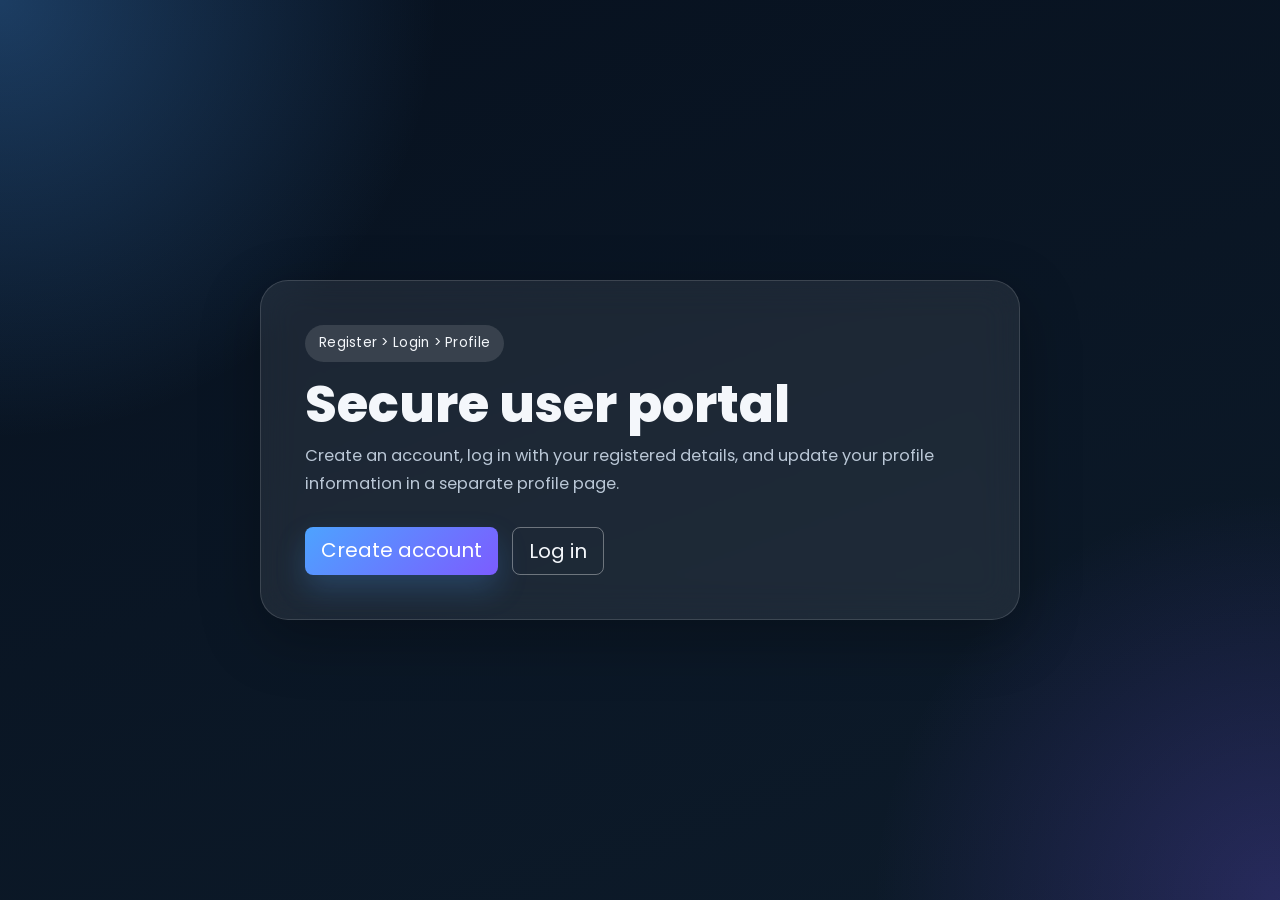
<file: index.html>
<!DOCTYPE html>
<html lang="en">
<head>
  <meta charset="UTF-8">
  <meta name="viewport" content="width=device-width, initial-scale=1.0">
  <title>User Portal</title>
  <link rel="preconnect" href="https://fonts.googleapis.com">
  <link rel="preconnect" href="https://fonts.gstatic.com" crossorigin>
  <link href="https://fonts.googleapis.com/css2?family=Poppins:wght@300;400;500;600;700;800&display=swap" rel="stylesheet">
  <link href="https://cdn.jsdelivr.net/npm/bootstrap@5.3.3/dist/css/bootstrap.min.css" rel="stylesheet">
  <link rel="stylesheet" href="css/style.css">
</head>
<body>
  <main class="app-shell">
    <section class="hero-card">
      <div class="hero-badge">Register > Login > Profile</div>
      <h1>Secure user portal</h1>
      <p class="hero-copy">Create an account, log in with your registered details, and update your profile information in a separate profile page.</p>
      <div class="hero-actions">
        <a class="btn btn-primary btn-lg" href="register.html">Create account</a>
        <a class="btn btn-outline-light btn-lg" href="login.html">Log in</a>
      </div>
    </section>
  </main>

  <script>
    const sessionToken = localStorage.getItem('session_token');
    if (sessionToken) {
      window.location.href = 'profile.html';
    }
  </script>
</body>
</html>
</file>
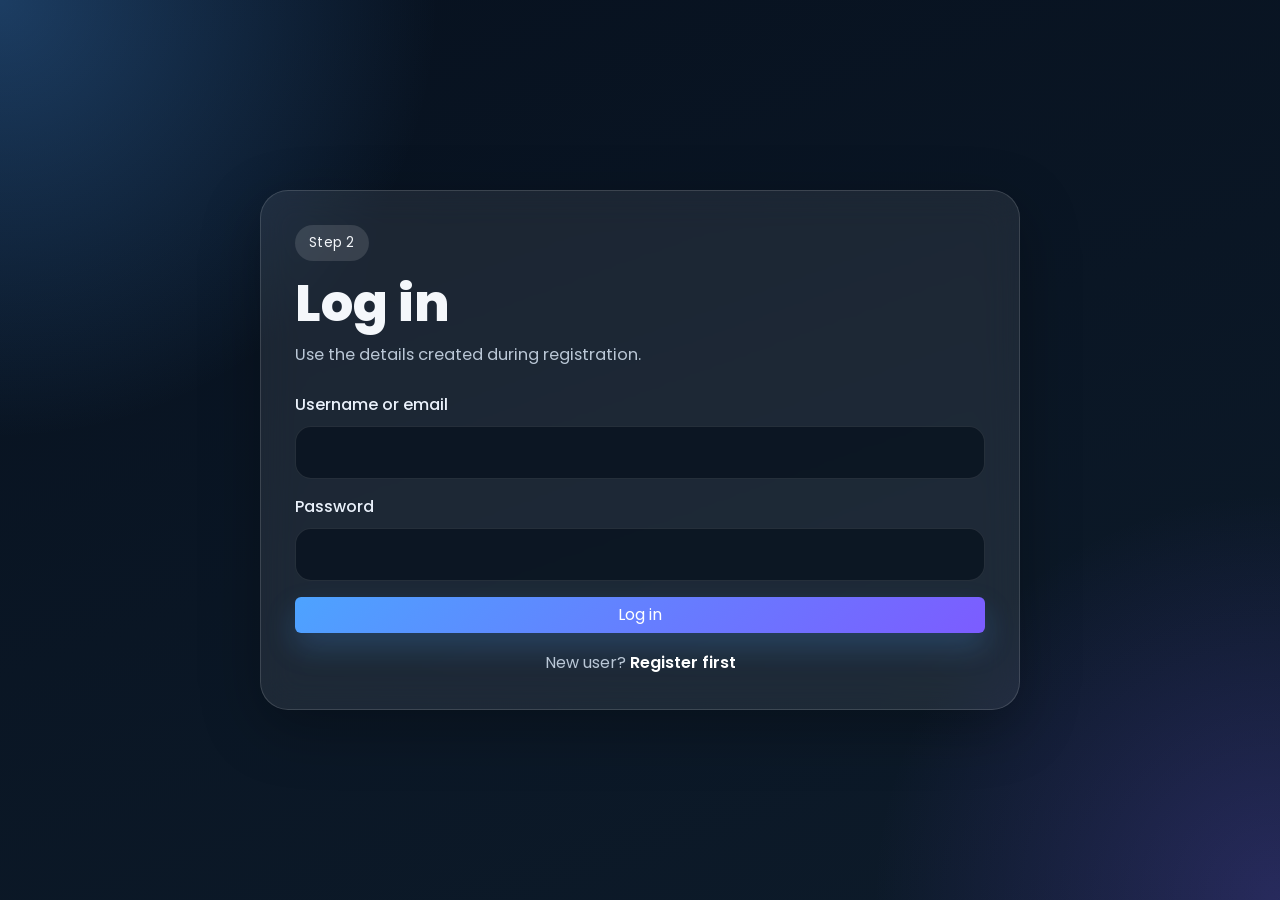
<file: login.html>
<!DOCTYPE html>
<html lang="en">
<head>
  <meta charset="UTF-8">
  <meta name="viewport" content="width=device-width, initial-scale=1.0">
  <title>Login</title>
  <link rel="preconnect" href="https://fonts.googleapis.com">
  <link rel="preconnect" href="https://fonts.gstatic.com" crossorigin>
  <link href="https://fonts.googleapis.com/css2?family=Poppins:wght@300;400;500;600;700;800&display=swap" rel="stylesheet">
  <link href="https://cdn.jsdelivr.net/npm/bootstrap@5.3.3/dist/css/bootstrap.min.css" rel="stylesheet">
  <link rel="stylesheet" href="css/style.css">
</head>
<body>
  <main class="auth-shell">
    <section class="auth-card">
      <div class="auth-head">
        <div class="auth-kicker">Step 2</div>
        <h1>Log in</h1>
        <p>Use the details created during registration.</p>
      </div>

      <div id="loginAlert" class="alert d-none" role="alert"></div>

      <form id="loginForm" class="auth-form" novalidate>
        <div class="mb-3">
          <label class="form-label" for="identifier">Username or email</label>
          <input class="form-control" type="text" id="identifier" name="identifier" required>
        </div>
        <div class="mb-3">
          <label class="form-label" for="loginPassword">Password</label>
          <input class="form-control" type="password" id="loginPassword" name="password" required>
        </div>
        <button class="btn btn-primary w-100" type="submit">Log in</button>
        <p class="auth-footer">New user? <a href="register.html">Register first</a></p>
      </form>
    </section>
  </main>

  <script src="https://code.jquery.com/jquery-3.7.1.min.js"></script>
  <script src="js/login.js"></script>
</body>
</html>
</file>
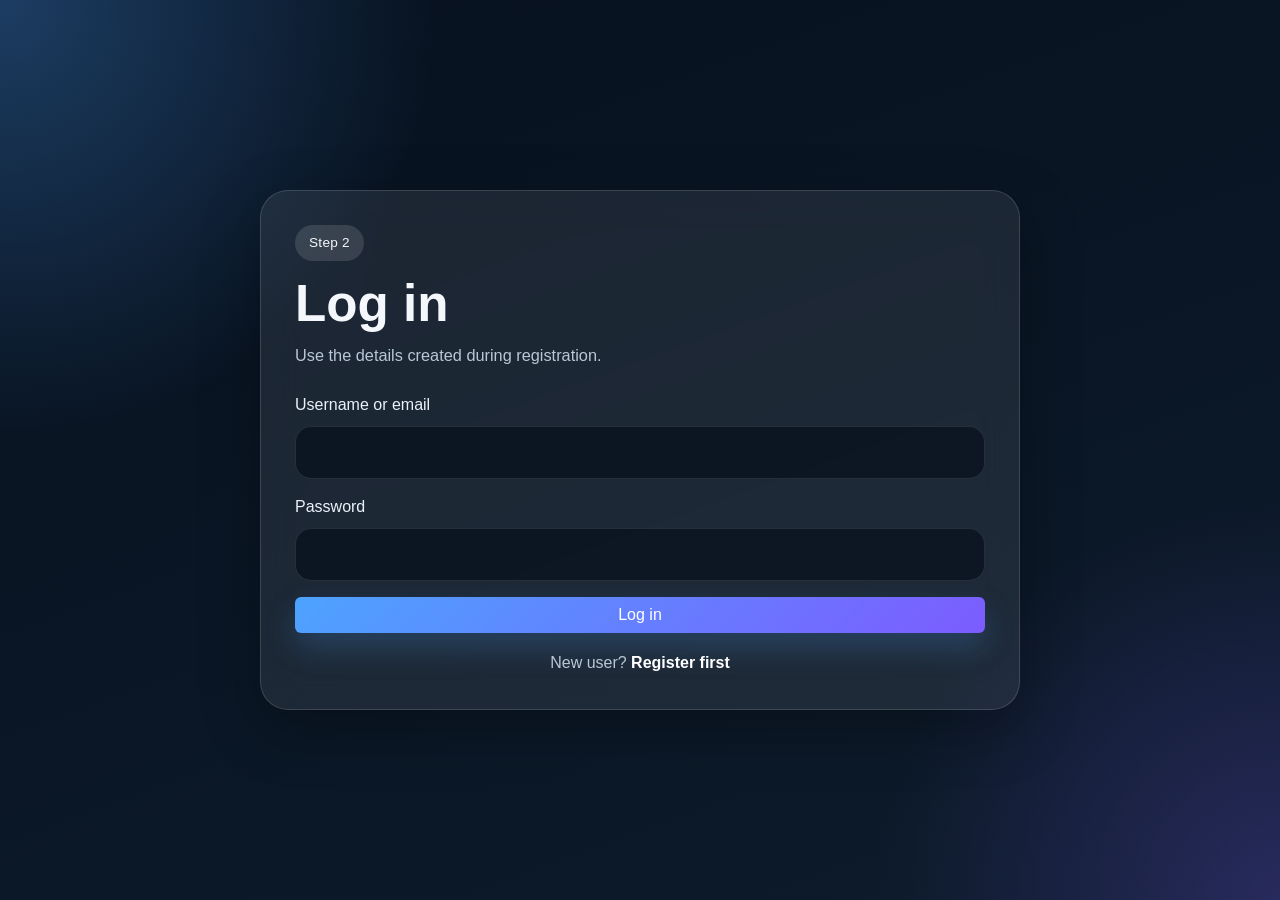
<file: profile.html>
<!DOCTYPE html>
<html lang="en">
<head>
  <meta charset="UTF-8">
  <meta name="viewport" content="width=device-width, initial-scale=1.0">
  <title>Profile</title>
  <link rel="preconnect" href="https://fonts.googleapis.com">
  <link rel="preconnect" href="https://fonts.gstatic.com" crossorigin>
  <link href="https://fonts.googleapis.com/css2?family=Poppins:wght@300;400;500;600;700;800&display=swap" rel="stylesheet">
  <link href="https://cdn.jsdelivr.net/npm/bootstrap@5.3.3/dist/css/bootstrap.min.css" rel="stylesheet">
  <link rel="stylesheet" href="css/style.css">
</head>
<body>
  <main class="profile-shell">
    <section class="profile-card">
      <div class="profile-topbar">
        <div>
          <div class="auth-kicker">Step 3</div>
          <h1>Your profile</h1>
          <p>Edit additional profile details stored in MongoDB.</p>
        </div>
        <button id="logoutBtn" class="btn btn-outline-light">Logout</button>
      </div>

      <div id="profileAlert" class="alert d-none" role="alert"></div>

      <div class="profile-summary">
        <div><span>Full name</span><strong id="summaryName">-</strong></div>
        <div><span>Username</span><strong id="summaryUsername">-</strong></div>
        <div><span>Email</span><strong id="summaryEmail">-</strong></div>
      </div>

      <form id="profileForm" class="auth-form profile-form" novalidate>
        <div class="row g-3">
          <div class="col-md-6">
            <label class="form-label" for="age">Age</label>
            <input class="form-control" type="number" id="age" name="age" min="0">
          </div>
          <div class="col-md-6">
            <label class="form-label" for="dob">Date of birth</label>
            <input class="form-control" type="date" id="dob" name="dob">
          </div>
          <div class="col-md-6">
            <label class="form-label" for="contact">Contact</label>
            <input class="form-control" type="text" id="contact" name="contact">
          </div>
          <div class="col-md-6">
            <label class="form-label" for="city">City</label>
            <input class="form-control" type="text" id="city" name="city">
          </div>
          <div class="col-12">
            <label class="form-label" for="address">Address</label>
            <textarea class="form-control" id="address" name="address" rows="3"></textarea>
          </div>
          <div class="col-12">
            <label class="form-label" for="bio">Bio</label>
            <textarea class="form-control" id="bio" name="bio" rows="4"></textarea>
          </div>
        </div>

        <button class="btn btn-primary w-100 mt-4" type="submit">Save profile</button>
      </form>
    </section>
  </main>

  <script src="https://code.jquery.com/jquery-3.7.1.min.js"></script>
  <script src="js/profile.js"></script>
</body>
</html>
</file>
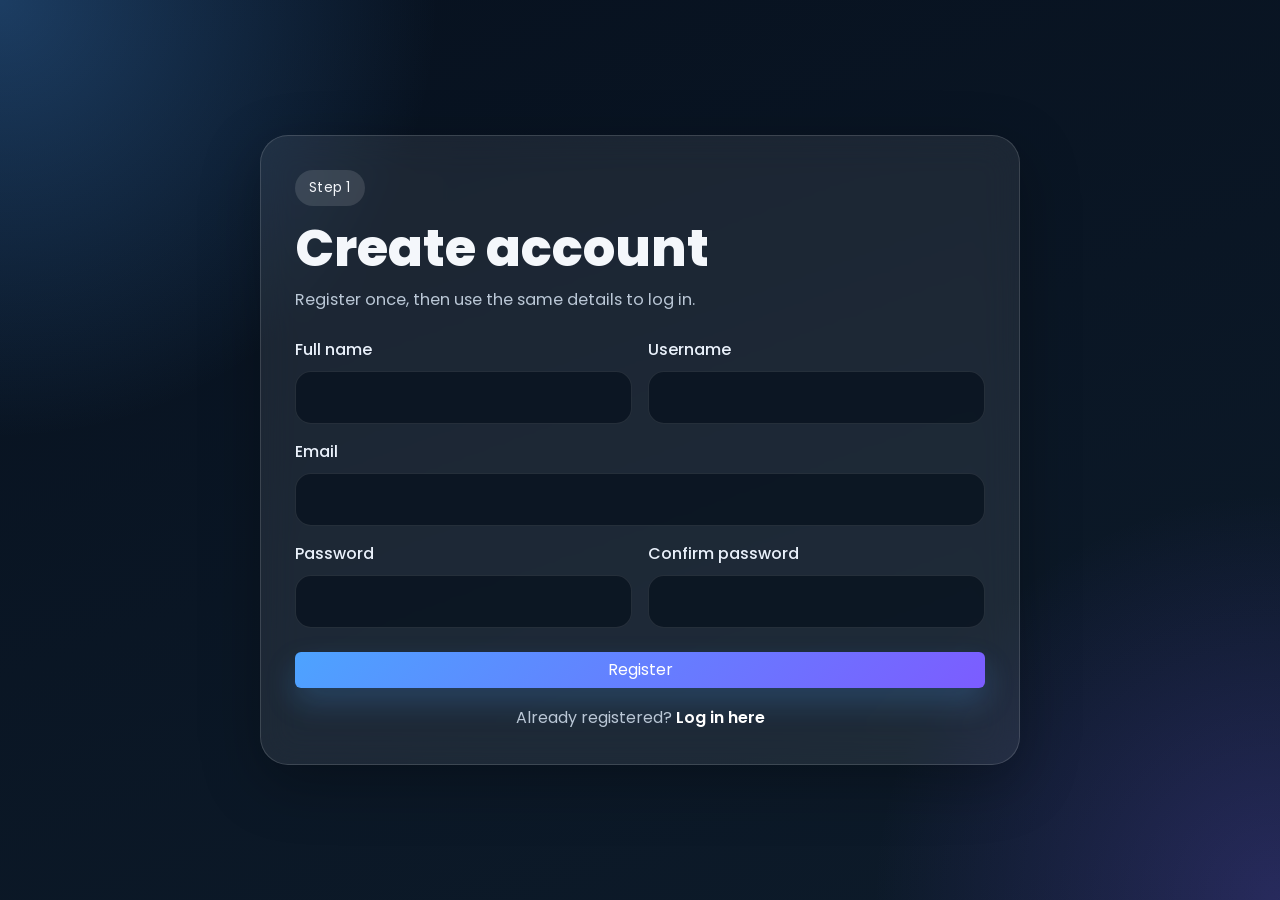
<file: register.html>
<!DOCTYPE html>
<html lang="en">
<head>
  <meta charset="UTF-8">
  <meta name="viewport" content="width=device-width, initial-scale=1.0">
  <title>Register</title>
  <link rel="preconnect" href="https://fonts.googleapis.com">
  <link rel="preconnect" href="https://fonts.gstatic.com" crossorigin>
  <link href="https://fonts.googleapis.com/css2?family=Poppins:wght@300;400;500;600;700;800&display=swap" rel="stylesheet">
  <link href="https://cdn.jsdelivr.net/npm/bootstrap@5.3.3/dist/css/bootstrap.min.css" rel="stylesheet">
  <link rel="stylesheet" href="css/style.css">
</head>
<body>
  <main class="auth-shell">
    <section class="auth-card">
      <div class="auth-head">
        <div class="auth-kicker">Step 1</div>
        <h1>Create account</h1>
        <p>Register once, then use the same details to log in.</p>
      </div>

      <div id="registerAlert" class="alert d-none" role="alert"></div>

      <form id="registerForm" class="auth-form" novalidate>
        <div class="row g-3">
          <div class="col-md-6">
            <label class="form-label" for="fullName">Full name</label>
            <input class="form-control" type="text" id="fullName" name="full_name" required>
          </div>
          <div class="col-md-6">
            <label class="form-label" for="username">Username</label>
            <input class="form-control" type="text" id="username" name="username" required>
          </div>
          <div class="col-12">
            <label class="form-label" for="email">Email</label>
            <input class="form-control" type="email" id="email" name="email" required>
          </div>
          <div class="col-md-6">
            <label class="form-label" for="password">Password</label>
            <input class="form-control" type="password" id="password" name="password" required>
          </div>
          <div class="col-md-6">
            <label class="form-label" for="confirmPassword">Confirm password</label>
            <input class="form-control" type="password" id="confirmPassword" name="confirm_password" required>
          </div>
        </div>

        <button class="btn btn-primary w-100 mt-4" type="submit">Register</button>
        <p class="auth-footer">Already registered? <a href="login.html">Log in here</a></p>
      </form>
    </section>
  </main>

  <script src="https://code.jquery.com/jquery-3.7.1.min.js"></script>
  <script src="js/register.js"></script>
</body>
</html>
</file>
<file: css/style.css>
:root {
  --bg-1: #07111f;
  --bg-2: #0d1b2a;
  --card: rgba(255, 255, 255, 0.08);
  --card-border: rgba(255, 255, 255, 0.14);
  --text: #f4f7fb;
  --muted: #bac7d6;
  --accent: #4da3ff;
  --accent-2: #7c5cff;
  --success: #35d07f;
  --danger: #ff6b6b;
}

* {
  box-sizing: border-box;
}

html,
body {
  min-height: 100%;
}

body {
  margin: 0;
  font-family: 'Poppins', sans-serif;
  color: var(--text);
  background:
    radial-gradient(circle at top left, rgba(77, 163, 255, 0.30), transparent 28%),
    radial-gradient(circle at bottom right, rgba(124, 92, 255, 0.24), transparent 26%),
    linear-gradient(160deg, var(--bg-1), var(--bg-2));
}

a {
  color: #d5e8ff;
}

.app-shell,
.auth-shell,
.profile-shell {
  min-height: 100vh;
  display: grid;
  place-items: center;
  padding: 32px 16px;
}

.hero-card,
.auth-card,
.profile-card {
  width: min(100%, 980px);
  border: 1px solid var(--card-border);
  background: var(--card);
  backdrop-filter: blur(18px);
  border-radius: 28px;
  box-shadow: 0 18px 60px rgba(0, 0, 0, 0.28);
}

.hero-card {
  max-width: 760px;
  padding: 44px;
}

.hero-badge,
.auth-kicker {
  display: inline-flex;
  align-items: center;
  gap: 8px;
  border-radius: 999px;
  padding: 8px 14px;
  background: rgba(255, 255, 255, 0.12);
  font-size: 0.85rem;
  letter-spacing: 0.02em;
}

.hero-card h1,
.auth-head h1,
.profile-topbar h1 {
  margin: 16px 0 10px;
  font-size: clamp(2rem, 4vw, 4rem);
  font-weight: 800;
  line-height: 1.05;
}

.hero-copy,
.auth-head p,
.profile-topbar p {
  color: var(--muted);
  font-size: 1.02rem;
  line-height: 1.75;
  margin: 0;
}

.hero-actions {
  display: flex;
  gap: 14px;
  flex-wrap: wrap;
  margin-top: 28px;
}

.auth-card,
.profile-card {
  max-width: 760px;
  padding: 34px;
}

.auth-head {
  margin-bottom: 24px;
}

.auth-form .form-control {
  background: rgba(8, 17, 30, 0.72);
  border: 1px solid rgba(255, 255, 255, 0.10);
  color: var(--text);
  padding: 0.85rem 1rem;
  border-radius: 16px;
}

.auth-form .form-control:focus {
  background: rgba(8, 17, 30, 0.86);
  color: var(--text);
  border-color: rgba(77, 163, 255, 0.85);
  box-shadow: 0 0 0 0.2rem rgba(77, 163, 255, 0.15);
}

.form-label {
  color: #eaf1fb;
  font-weight: 500;
  margin-bottom: 0.55rem;
}

.btn-primary {
  border: none;
  background: linear-gradient(135deg, var(--accent), var(--accent-2));
  box-shadow: 0 14px 30px rgba(77, 163, 255, 0.22);
}

.btn-primary:hover,
.btn-primary:focus {
  background: linear-gradient(135deg, #5eb0ff, #8d73ff);
}

.btn-outline-light {
  border-color: rgba(255, 255, 255, 0.36);
  color: var(--text);
}

.btn-outline-light:hover {
  background: rgba(255, 255, 255, 0.12);
  color: var(--text);
}

.auth-footer {
  margin: 18px 0 0;
  text-align: center;
  color: var(--muted);
}

.auth-footer a {
  color: #ffffff;
  font-weight: 600;
  text-decoration: none;
}

.alert {
  border: 0;
  border-radius: 16px;
  padding: 14px 16px;
}

.alert-success {
  background: rgba(53, 208, 127, 0.15);
  color: #bdf5d8;
}

.alert-danger {
  background: rgba(255, 107, 107, 0.16);
  color: #ffd0d0;
}

.profile-topbar {
  display: flex;
  justify-content: space-between;
  gap: 16px;
  align-items: start;
  margin-bottom: 24px;
}

.profile-summary {
  display: grid;
  grid-template-columns: repeat(3, minmax(0, 1fr));
  gap: 14px;
  margin-bottom: 24px;
}

.profile-summary div {
  padding: 16px;
  border-radius: 18px;
  background: rgba(255, 255, 255, 0.07);
  border: 1px solid rgba(255, 255, 255, 0.08);
}

.profile-summary span {
  display: block;
  color: var(--muted);
  font-size: 0.85rem;
  margin-bottom: 6px;
}

.profile-summary strong {
  font-size: 1rem;
  word-break: break-word;
}

.profile-form textarea {
  resize: vertical;
  min-height: 110px;
}

@media (max-width: 768px) {
  .hero-card,
  .auth-card,
  .profile-card {
    padding: 22px;
    border-radius: 22px;
  }

  .profile-topbar,
  .hero-actions {
    flex-direction: column;
  }

  .profile-summary {
    grid-template-columns: 1fr;
  }
}
</file>
